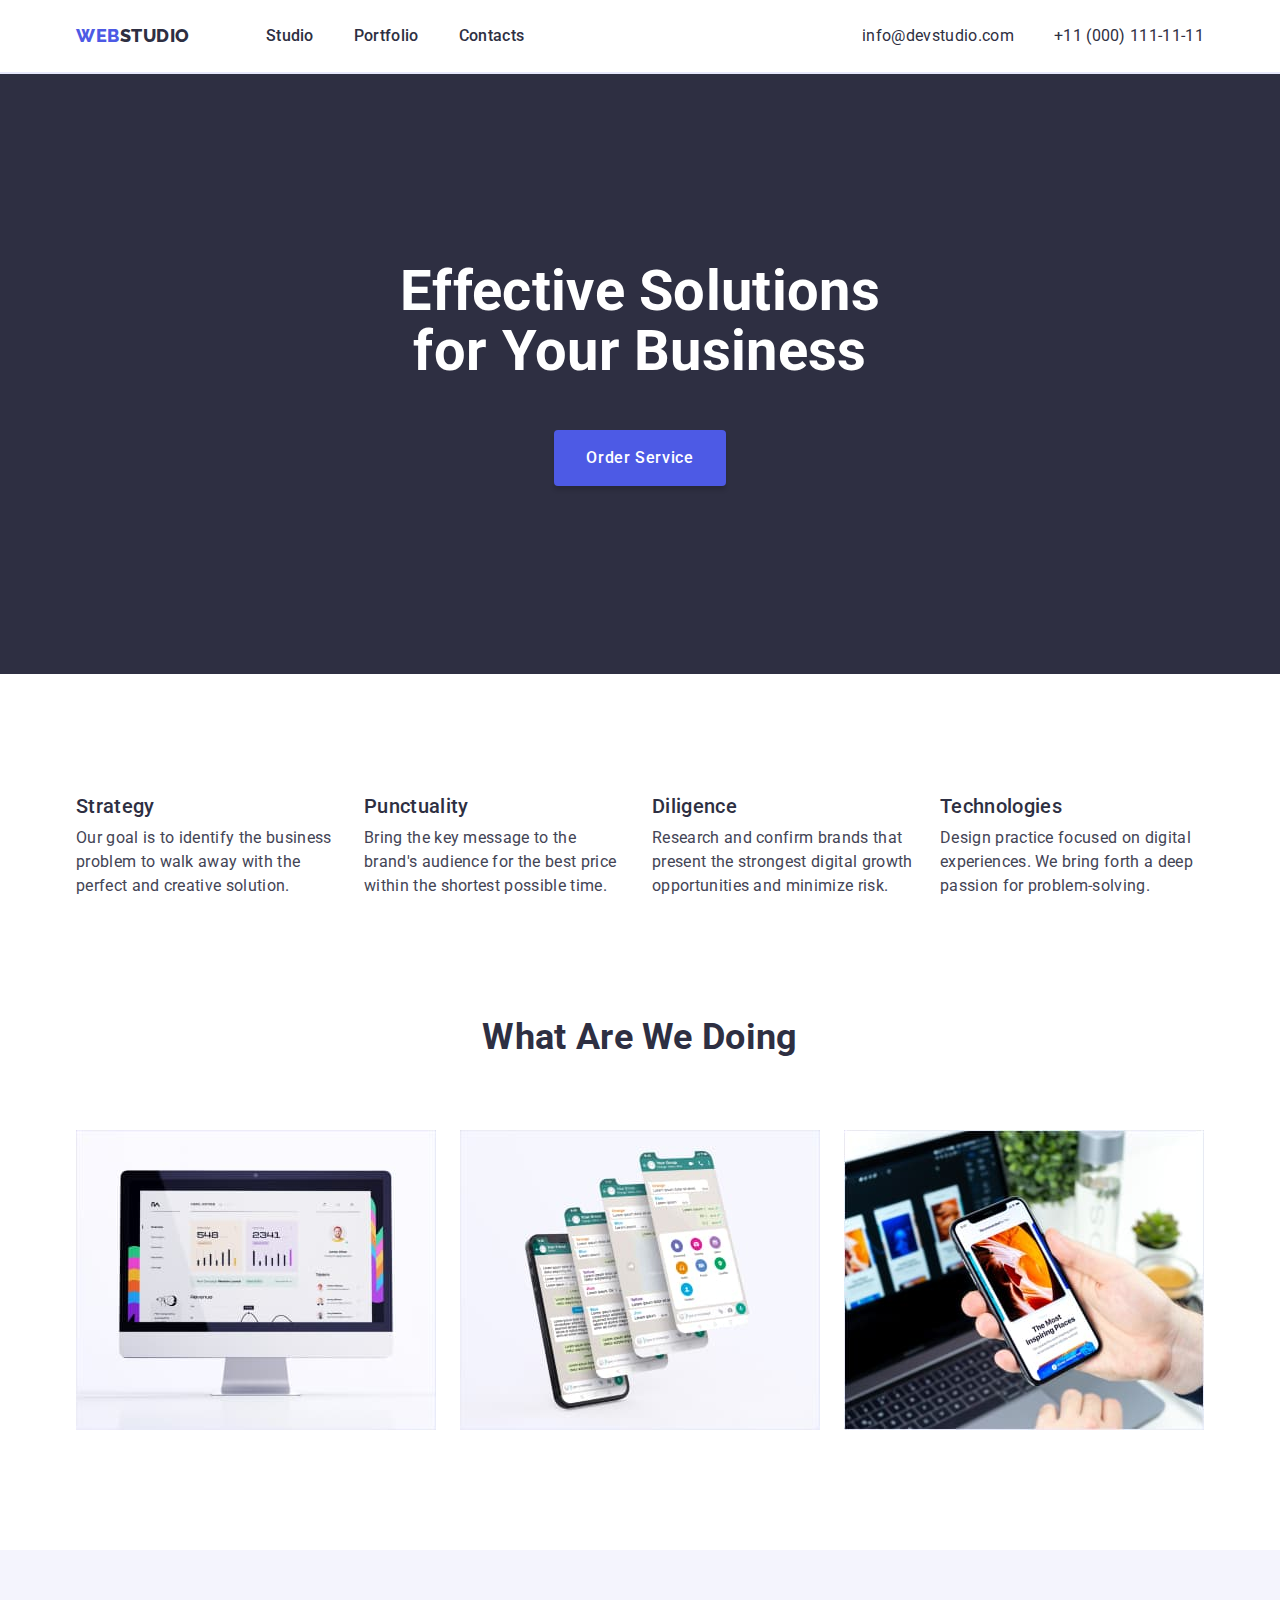
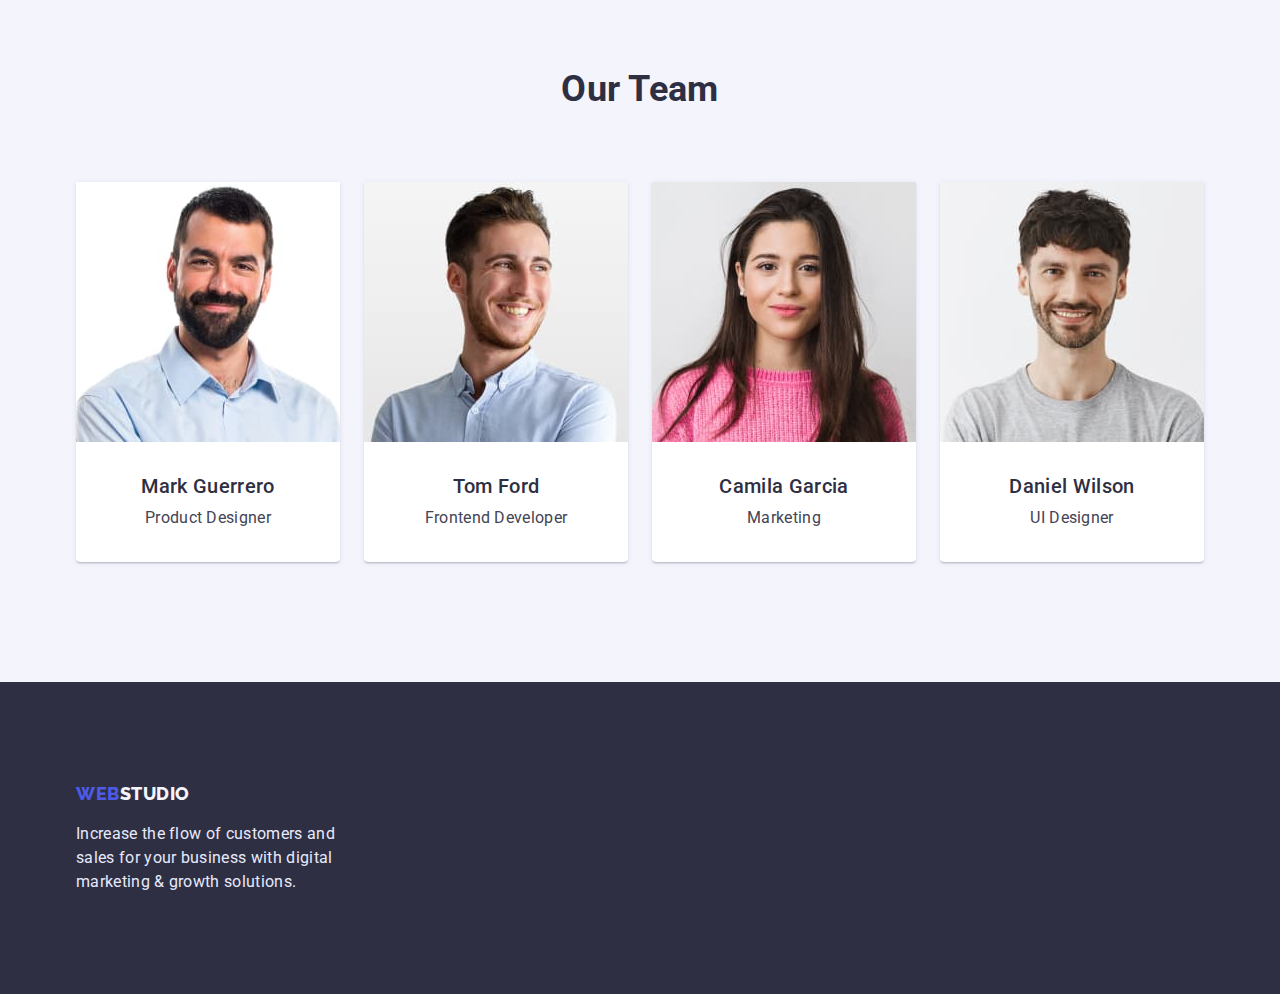
<file: index.html>
<!DOCTYPE html>
<html lang="en">
  <head>
    <meta charset="UTF-8" />
    <meta http-equiv="X-UA-Compatible" content="IE=edge" />
    <meta name="viewport" content="width=device-width, initial-scale=1.0" />
    <title>Студія</title>
    <link rel="preconnect" href="https://fonts.googleapis.com" />
    <link rel="preconnect" href="https://fonts.gstatic.com" crossorigin />
    <link
      href="https://fonts.googleapis.com/css2?family=Raleway:wght@800&family=Roboto:wght@400;500;700;900&display=swap"
      rel="stylesheet"
    />
    <link
      rel="stylesheet"
      href="https://cdnjs.cloudflare.com/ajax/libs/modern-normalize/1.1.0/modern-normalize.min.css"
    />
    <link rel="stylesheet" href="./css/styles.css" />
  </head>
  <body>
    <!-- Header of the page -->
    <header class="header">
      <div class="container header-flex">
        <nav class="nav-flex">
          <a class="logo-main link" href="./index.html"
            >Web<span class="logo-secondary">Studio</span></a
          >
          <ul class="site-nav list">
            <li class="item"><a href="./index.html" class="link">Studio</a></li>
            <li class="item">
              <a href="./portfolio.html" class="link">Portfolio</a>
            </li>
            <li class="item"><a href="" class="link">Contacts</a></li>
          </ul>
        </nav>
        <address class="address">
          <ul class="contacts list">
            <li class="item">
              <a href="mailto:info@devstudio.com" class="link"
                >info@devstudio.com</a
              >
            </li>
            <li class="item">
              <a href="tel:+110001111111" class="link">+11 (000) 111-11-11</a>
            </li>
          </ul>
        </address>
      </div>
    </header>
    <!-- Main comtent -->
    <main>
      <!-- (Hero) Section 1 -->
      <section class="hero-section">
        <div class="container">
          <h1 class="hero-title">Effective Solutions for Your Business</h1>
          <button type="button" class="button">Order Service</button>
        </div>
      </section>
      <!-- Section 1 -->
      <section class="section nopadding-btm">
        <div class="container">
          <!-- hidden section title -->
          <h2 class="visually-hidden">Our advantages</h2>
          <ul class="advantages list">
            <li class="item">
              <h3 class="sub-title">Strategy</h3>
              <p>
                Our goal is to identify the business problem to walk away with
                the perfect and creative solution.
              </p>
            </li>
            <li class="item">
              <h3 class="sub-title">Punctuality</h3>
              <p>
                Bring the key message to the brand's audience for the best price
                within the shortest possible time.
              </p>
            </li>
            <li class="item">
              <h3 class="sub-title">Diligence</h3>
              <p>
                Research and confirm brands that present the strongest digital
                growth opportunities and minimize risk.
              </p>
            </li>
            <li class="item">
              <h3 class="sub-title">Technologies</h3>
              <p>
                Design practice focused on digital experiences. We bring forth a
                deep passion for problem-solving.
              </p>
            </li>
          </ul>
        </div>
      </section>
      <!-- Section 2 -->
      <section class="section">
        <div class="container">
          <h2 class="title">What are we doing</h2>
          <ul class="list services-list">
            <li class="item">
              <img src="./images/img-1.jpg" width="360" alt="iMac Computer" />
            </li>
            <li class="item">
              <img
                src="./images/img-2.jpg"
                width="360"
                alt="Phone Messenger Pages"
              />
            </li>
            <li class="item">
              <img
                src="./images/img-3.jpg"
                width="360"
                alt="Phone Web Design"
              />
            </li>
          </ul>
        </div>
      </section>
      <!-- Section 3 -->
      <section class="section team-section">
        <div class="container">
          <h2 class="title">Our Team</h2>
          <!-- Team Members List -->
          <ul class="card-set list">
            <li class="card">
              <img
                src="./images/mark-guerrero.jpg"
                width="264"
                alt="Mark Guerrero Photo"
              />
              <div class="card-caption">
                <h3 class="sub-title">Mark Guerrero</h3>
                <p>Product Designer</p>
              </div>
            </li>
            <li class="card">
              <img
                src="./images/tom-ford.jpg"
                width="264"
                alt="Tom Ford Photo"
              />
              <div class="card-caption">
                <h3 class="sub-title">Tom Ford</h3>
                <p>Frontend Developer</p>
              </div>
            </li>
            <li class="card">
              <img
                src="./images/camila-garcia.jpg"
                width="264"
                alt="Camila Garcia Photo"
              />
              <div class="card-caption">
                <h3 class="sub-title">Camila Garcia</h3>
                <p>Marketing</p>
              </div>
            </li>
            <li class="card">
              <img
                src="./images/daniel-wilson.jpg"
                width="264"
                alt="Daniel Wilson Photo"
              />
              <div class="card-caption">
                <h3 class="sub-title">Daniel Wilson</h3>
                <p>UI Designer</p>
              </div>
            </li>
          </ul>
        </div>
      </section>
    </main>
    <!-- Footer (looks like an unfinished design) -->
    <footer class="footer-section">
      <div class="container">
        <div class="slogan-part">
          <a class="logo-main link" href="./index.html"
            >Web<span class="logo-tertiary">Studio</span></a
          >
          <p class="footer-text">
            Increase the flow of customers and sales for your business with
            digital marketing & growth solutions.
          </p>
        </div>
      </div>
    </footer>
  </body>
</html>
</file>
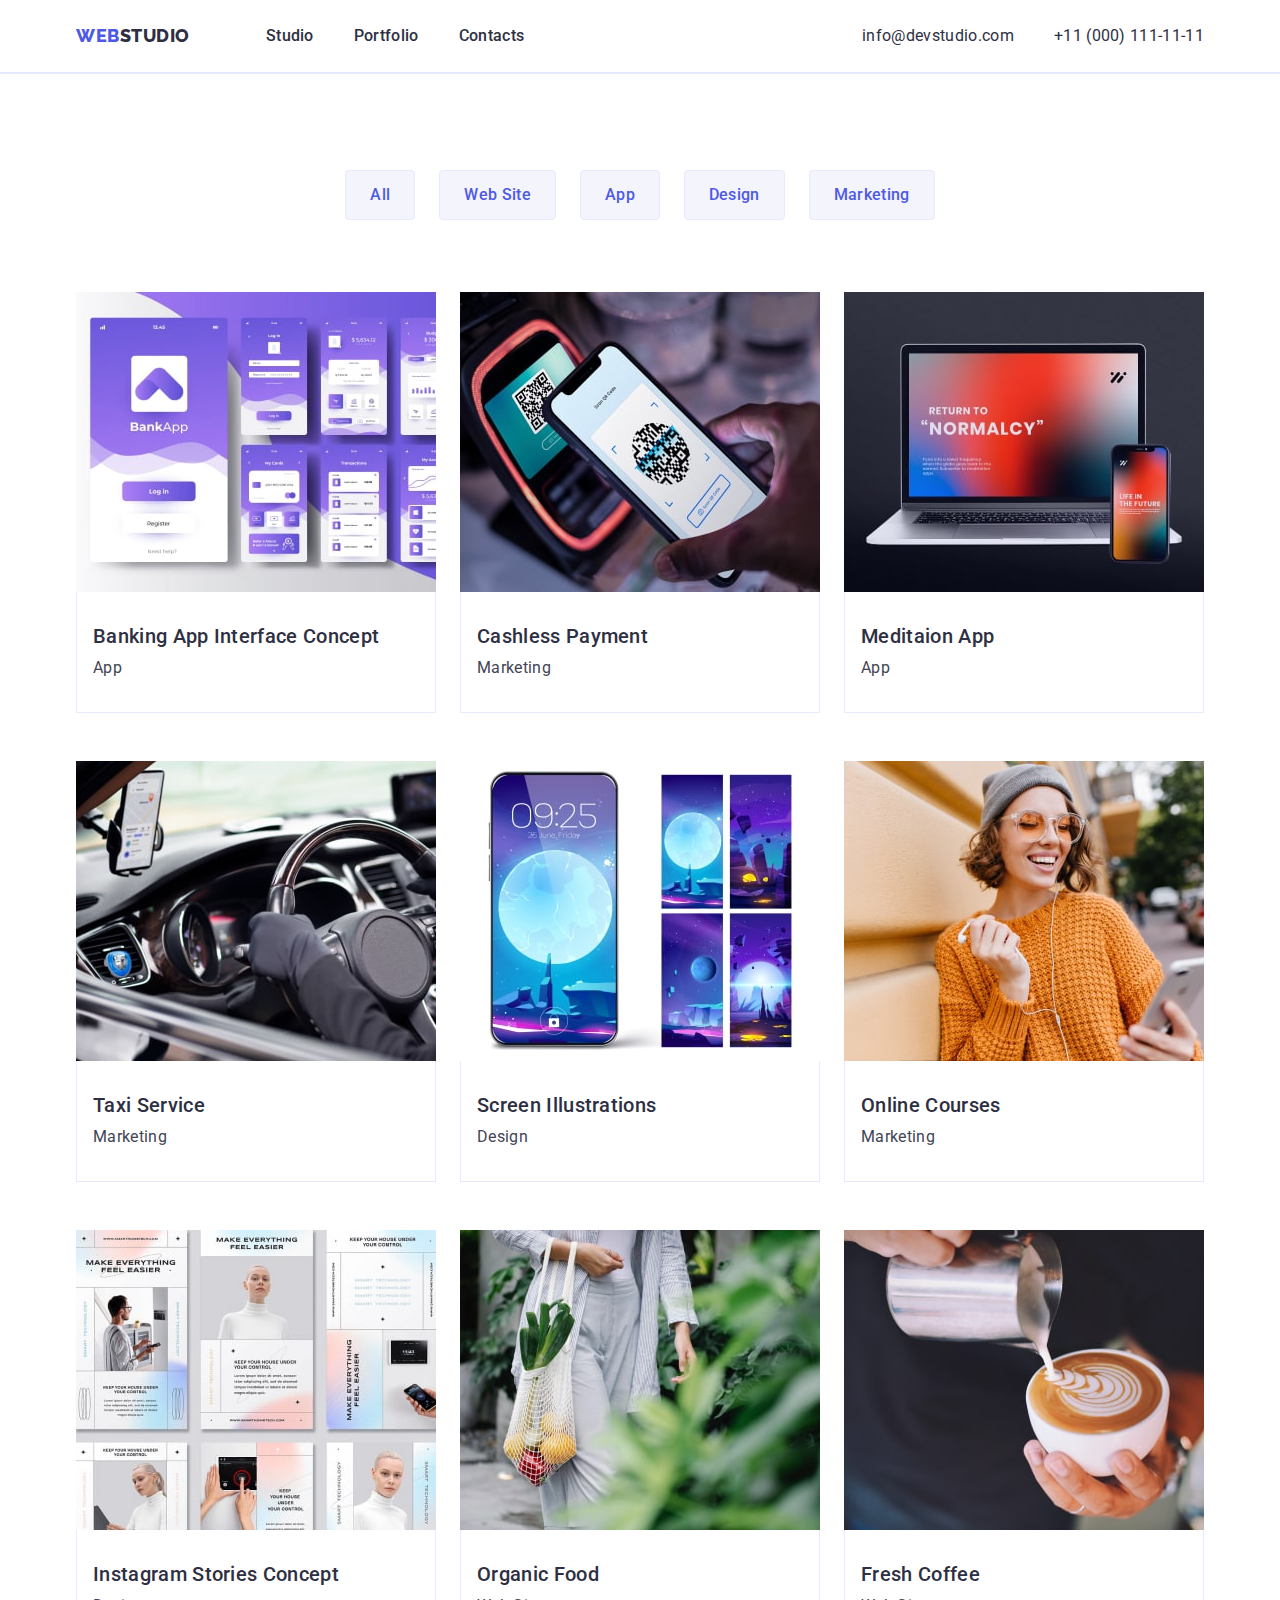
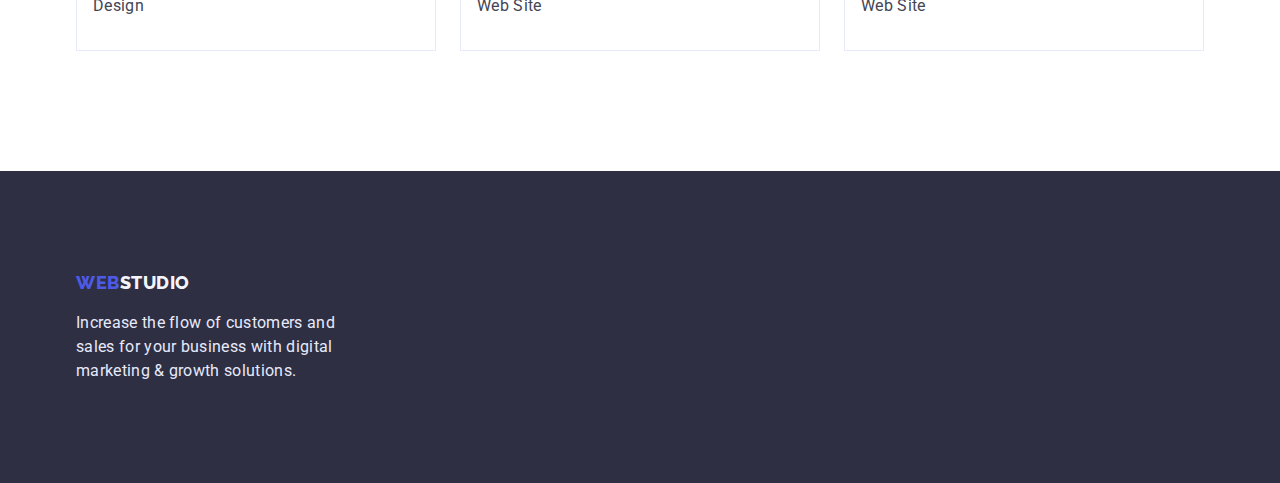
<file: portfolio.html>
<!DOCTYPE html>
<html lang="en">
  <head>
    <meta charset="UTF-8" />
    <meta http-equiv="X-UA-Compatible" content="IE=edge" />
    <meta name="viewport" content="width=device-width, initial-scale=1.0" />
    <title>Портфоліо</title>
    <link rel="preconnect" href="https://fonts.googleapis.com" />
    <link rel="preconnect" href="https://fonts.gstatic.com" crossorigin />
    <link
      href="https://fonts.googleapis.com/css2?family=Raleway:wght@800&family=Roboto:wght@400;500;700;900&display=swap"
      rel="stylesheet"
    />
    <link
      rel="stylesheet"
      href="https://cdnjs.cloudflare.com/ajax/libs/modern-normalize/1.1.0/modern-normalize.min.css"
    />
    <link rel="stylesheet" href="./css/styles.css" />
  </head>
  <body>
    <!-- Header of the page -->
    <header class="header">
      <div class="container header-flex">
        <nav class="nav-flex">
          <a class="logo-main link" href="./index.html"
            >Web<span class="logo-secondary">Studio</span></a
          >
          <ul class="site-nav list">
            <li class="item"><a href="./index.html" class="link">Studio</a></li>
            <li class="item">
              <a href="./portfolio.html" class="link">Portfolio</a>
            </li>
            <li class="item"><a href="" class="link">Contacts</a></li>
          </ul>
        </nav>
        <address class="address">
          <ul class="contacts list">
            <li class="item">
              <a href="mailto:info@devstudio.com" class="link"
                >info@devstudio.com</a
              >
            </li>
            <li class="item">
              <a href="tel:+110001111111" class="link">+11 (000) 111-11-11</a>
            </li>
          </ul>
        </address>
      </div>
    </header>
    <main>
      <section class="section portfolio-paddings">
        <div class="container">
          <h1 class="visually-hidden">Our portfolio</h1>
          <ul class="portfolio-buttons list">
            <li class="item">
              <button type="button" class="button">All</button>
            </li>
            <li class="item">
              <button type="button" class="button">Web Site</button>
            </li>
            <li class="item">
              <button type="button" class="button">App</button>
            </li>
            <li class="item">
              <button type="button" class="button">Design</button>
            </li>
            <li class="item">
              <button type="button" class="button">Marketing</button>
            </li>
          </ul>
          <ul class="portfolio-list list">
            <li class="item">
              <img
                src="./images/banking-app.jpg"
                width="360"
                alt="Banking App
          Interface Concept"
              />
              <div class="item-caption">
                <h2 class="sub-title">Banking App Interface Concept</h2>
                <p>App</p>
              </div>
            </li>
            <li class="item">
              <img
                src="./images/cashless-payment.jpg"
                width="360"
                alt="Cashless
          Payment"
              />
              <div class="item-caption">
                <h2 class="sub-title">Cashless Payment</h2>
                <p>Marketing</p>
              </div>
            </li>
            <li class="item">
              <img
                src="./images/meditaion-app.jpg"
                width="360"
                alt="Meditaion App"
              />
              <div class="item-caption">
                <h2 class="sub-title">Meditaion App</h2>
                <p>App</p>
              </div>
            </li>
            <li class="item">
              <img
                src="./images/taxi-service.jpg"
                width="360"
                alt="Taxi Service"
              />
              <div class="item-caption">
                <h2 class="sub-title">Taxi Service</h2>
                <p>Marketing</p>
              </div>
            </li>
            <li class="item">
              <img
                src="./images/screen-illustrations.jpg"
                width="360"
                alt="Screen
          Illustrations"
              />
              <div class="item-caption">
                <h2 class="sub-title">Screen Illustrations</h2>
                <p>Design</p>
              </div>
            </li>
            <li class="item">
              <img
                src="./images/online-courses.jpg"
                width="360"
                alt="Online Courses"
              />
              <div class="item-caption">
                <h2 class="sub-title">Online Courses</h2>
                <p>Marketing</p>
              </div>
            </li>
            <li class="item">
              <img
                src="./images/instagram-stories.jpg"
                width="360"
                alt="Instagram Stories Concept"
              />
              <div class="item-caption">
                <h2 class="sub-title">Instagram Stories Concept</h2>
                <p>Design</p>
              </div>
            </li>
            <li class="item">
              <img
                src="./images/organic-food.jpg"
                width="360"
                alt="Organic Food"
              />
              <div class="item-caption">
                <h2 class="sub-title">Organic Food</h2>
                <p>Web Site</p>
              </div>
            </li>
            <li class="item">
              <img
                src="./images/fresh-coffee.jpg"
                width="360"
                alt="Fresh Coffee"
              />
              <div class="item-caption">
                <h2 class="sub-title">Fresh Coffee</h2>
                <p>Web Site</p>
              </div>
            </li>
          </ul>
        </div>
      </section>
    </main>
    <footer class="footer-section">
      <div class="container">
        <div class="slogan-part">
          <a class="logo-main link" href="./index.html"
            >Web<span class="logo-tertiary">Studio</span></a
          >
          <p class="footer-text">
            Increase the flow of customers and sales for your business with
            digital marketing & growth solutions.
          </p>
        </div>
      </div>
    </footer>
  </body>
</html>
</file>
<file: css/styles.css>
:root {
  /* IRIS */
  --primary-brand-color: #4d5ae5;

  /* OCEAN */
  --pressed-state-color: #404bbf;

  /* NAVY BLUE */
  --dark-color: #2e2f42;

  /* GREEN */
  --sucsess-color: #31d0aa;

  /* SLATE */
  --text-color: #434455;

  /* LIGHT SLATE */
  --subtle-text: #8e8f99;

  /* CORNFLOWER */
  --accent-color: #e7e9fc;

  /* CLOUD */
  --light-color: #f4f4fd;

  /* NAVY BLUE MODAL */
  --modal-overlay-color: #2e2f42;

  /* GREY */
  --hero-background-color: #2e2f42;

  --white-color: #ffffff;

  --card-gap: 24px;
  --portfolio-row-gap: 48px;
}

h1,
h2,
h3,
h4,
h5,
h6,
p,
ul {
  margin-top: 0;
  margin-bottom: 0;
}
img {
  display: block;
  /* max-width: 100%; */
}

body {
  font-family: "Roboto", sans-serif;
  font-weight: 400;
  font-size: 16px;
  line-height: 1.5;
  letter-spacing: 0.02em;
  color: var(--text-color);
}
/* Utilities */
/* Remove dots from lists class */
.list {
  list-style: none;
  padding: 0;
  margin: 0;
}
/* Remove decorations in links(buttons) */
.link {
  text-decoration: none;
}
/* Visually hidden title */
.visually-hidden {
  position: absolute;
  white-space: nowrap;
  width: 1px;
  height: 1px;
  overflow: hidden;
  border: 0;
  padding: 0;
  clip: rect(0 0 0 0);
  clip-path: inset(50%);
  margin: -1px;
}

/* Header Section */
.header {
  border-bottom: 2px solid var(--accent-color);
}
.header-flex {
  display: flex;
  align-items: center;
}

/* Logo Style */
.logo-main {
  font-family: "Raleway";
  font-weight: 800;
  font-size: 18px;
  line-height: 1.33;
  letter-spacing: 0.03em;
  text-transform: uppercase;
  color: var(--primary-brand-color);
}
.logo-secondary {
  color: var(--dark-color);
}
/* Navigation flex */
.nav-flex {
  display: flex;
  align-items: center;
}

/* Navigation buttons flex */
.site-nav {
  display: flex;
  margin-left: 76px;
}
.site-nav > .item + .item {
  margin-left: 40px;
}

.address {
  margin-left: auto;
}

/* Links styles */
.contacts {
  display: flex;
}
.contacts > .item + .item {
  margin-left: 40px;
}
.site-nav .link {
  display: block;
  padding-top: 24px;
  padding-bottom: 24px;

  color: var(--dark-color);
  font-weight: 500;
  /* outline: solid 1px brown; */
}
.contacts .link {
  color: var(--dark-color);
  font-style: normal;
}
.list .link:hover,
.list .link:focus {
  color: var(--pressed-state-color);
}

/* Main Section */
.section {
  padding-top: 120px;
  padding-bottom: 120px;
  /* outline: 1px solid teal; */
}
.section.nopadding-btm {
  padding-bottom: 0;
}
.section.portfolio-paddings {
  padding-top: 96px;
}

.container {
  width: 1158px;
  padding-left: 15px;
  padding-right: 15px;
  margin-left: auto;
  margin-right: auto;
  /* outline: 1px solid tomato; */
}

/* Hero Section */
.hero-title {
  margin-bottom: 48px;
  width: 496px;
  margin-left: auto;
  margin-right: auto;

  font-weight: 700;
  font-size: 56px;
  line-height: 1.07;
  color: var(--white-color);
}
.hero-section {
  text-align: center;
  background-color: var(--dark-color);
}
.hero-section {
  padding-top: 188px;
  padding-bottom: 188px;
}

.button {
  border-radius: 4px;
  border: 0;
  padding: 16px 32px;

  font-family: inherit;
  font-weight: 500;
  font-size: 16px;
  line-height: 1.5;
  letter-spacing: 0.04em;

  color: var(--white-color);
  background-color: var(--primary-brand-color);

  box-shadow: 0px 4px 4px rgba(0, 0, 0, 0.15);
  cursor: pointer;
}
.button:hover,
.button:focus {
  background-color: var(--pressed-state-color);
}

/* Section 1 */
.advantages {
  display: flex;
}
.advantages > .item + .item {
  margin-left: 24px;
}
.advantages > .item {
  width: 264px;
  /* outline: solid 1px forestgreen; */
}
.sub-title {
  margin-bottom: 8px;
  font-weight: 500;

  font-size: 20px;
  line-height: 1.2;
  color: var(--dark-color);
}

/* Section 2 */
.title {
  margin-bottom: 72px;
  font-weight: 700;
  font-size: 36px;
  line-height: 1.11;

  text-transform: capitalize;
  color: var(--dark-color);
  text-align: center;
}
.services-list {
  display: flex;
  margin-top: calc(-1 * var(--card-gap));
  margin-left: calc(-1 * var(--card-gap));
}
.services-list > .item {
  flex-basis: calc(100% / 3 - var(--card-gap));
  margin-top: var(--card-gap);
  margin-left: var(--card-gap);
  /* outline: 1px solid red; */
}

/* section 3 */
.team-section {
  background-color: var(--light-color);
  text-align: center;
}
.card-set {
  display: flex;
  margin-top: calc(-1 * var(--card-gap));
  margin-left: calc(-1 * var(--card-gap));
}
.card-set > .card {
  flex-basis: calc(100% / 4 - var(--card-gap));
  margin-top: var(--card-gap);
  margin-left: var(--card-gap);

  background-color: var(--white-color);
  box-shadow: 0px 1px 6px rgba(46, 47, 66, 0.08),
    0px 1px 1px rgba(46, 47, 66, 0.16), 0px 2px 1px rgba(46, 47, 66, 0.08);
  border-radius: 0px 0px 4px 4px;
  overflow: hidden;
  /* outline: 1px solid teal; */
}
.card-caption {
  padding-top: 32px;
  padding-bottom: 32px;
}

/* Footer */
.footer-section {
  background-color: var(--dark-color);
  padding-top: 100px;
  padding-bottom: 100px;
}
.logo-tertiary {
  color: var(--light-color);
}
.footer-text {
  color: var(--accent-color);
}

.slogan-part {
  width: 264px;
}
.slogan-part .logo-main {
  display: inline-block;
  margin-bottom: 16px;
}

/* Portfolio */
/* Portfolio filter buttons */
.portfolio-buttons {
  display: flex;
  justify-content: center;
  margin-bottom: 72px;
}
.portfolio-buttons .item + .item {
  margin-left: 24px;
}
.portfolio-buttons .button {
  padding: 12px 24px;
  font-family: inherit;
  font-style: normal;
  font-weight: 500;
  font-size: 16px;
  line-height: 1.5;
  letter-spacing: 0.02em;
  color: var(--primary-brand-color);
  background-color: var(--light-color);
  border: solid 1px var(--accent-color);
  box-shadow: 0 0 0;
}
.portfolio-buttons .button:hover,
.portfolio-buttons .button:focus {
  color: var(--white-color);
  background-color: var(--pressed-state-color);
  border-color: var(--pressed-state-color);
  box-shadow: 0px 3px 1px rgba(0, 0, 0, 0.1), 0px 2px 1px rgba(0, 0, 0, 0.08),
    0px 2px 2px rgba(0, 0, 0, 0.12);
}

/* portfolio grid */
.portfolio-list {
  display: flex;
  flex-wrap: wrap;
  margin-top: calc(-1 * var(--portfolio-row-gap));
  margin-left: calc(-1 * var(--card-gap));
}
.portfolio-list > .item {
  flex-basis: calc(100% / 3 - var(--card-gap));
  margin-top: var(--portfolio-row-gap);
  margin-left: var(--card-gap);
  /* outline: 1px solid red; */
}
.item-caption {
  padding-top: 32px;
  padding-bottom: 32px;
  padding-left: 16px;

  border: solid var(--accent-color);
  border-width: 0 1px 1px 1px;
}
</file>
